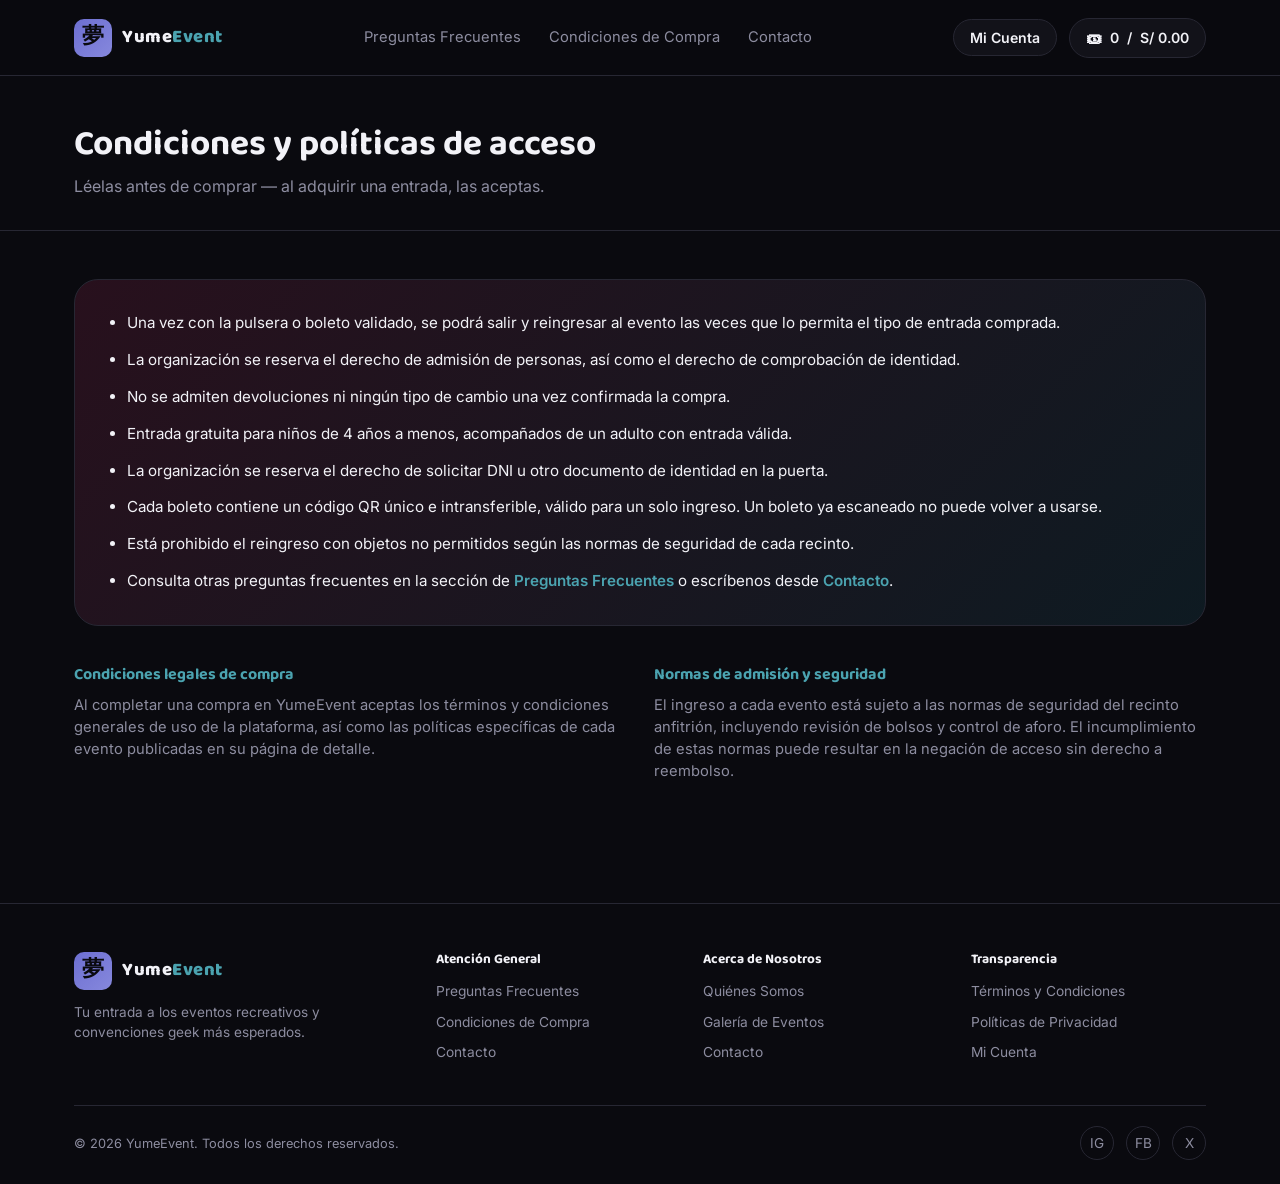
<file: ecommerce-frontend/condiciones.html>
<!DOCTYPE html>
<html lang="es">
<head>
<meta charset="UTF-8">
<meta name="viewport" content="width=device-width, initial-scale=1">
<title>Condiciones de Compra — YumeEvent</title>
<link rel="stylesheet" href="assets/css/styles.css">
</head>
<body>

<div id="site-header"></div>

<main>
  <section class="page-hero">
    <div class="container">
      <h1>Condiciones y políticas de acceso</h1>
      <p>Léelas antes de comprar — al adquirir una entrada, las aceptas.</p>
    </div>
  </section>

  <section class="conditions-section">
    <div class="container">
      <div class="conditions-panel">
        <ul>
          <li>Una vez con la pulsera o boleto validado, se podrá salir y reingresar al evento las veces que lo permita el tipo de entrada comprada.</li>
          <li>La organización se reserva el derecho de admisión de personas, así como el derecho de comprobación de identidad.</li>
          <li>No se admiten devoluciones ni ningún tipo de cambio una vez confirmada la compra.</li>
          <li>Entrada gratuita para niños de 4 años a menos, acompañados de un adulto con entrada válida.</li>
          <li>La organización se reserva el derecho de solicitar DNI u otro documento de identidad en la puerta.</li>
          <li>Cada boleto contiene un código QR único e intransferible, válido para un solo ingreso. Un boleto ya escaneado no puede volver a usarse.</li>
          <li>Está prohibido el reingreso con objetos no permitidos según las normas de seguridad de cada recinto.</li>
          <li>Consulta otras preguntas frecuentes en la sección de <a href="faq.html">Preguntas Frecuentes</a> o escríbenos desde <a href="contacto.html">Contacto</a>.</li>
        </ul>
      </div>

      <div class="conditions-grid">
        <div class="info-block">
          <h3>Condiciones legales de compra</h3>
          <p>Al completar una compra en YumeEvent aceptas los términos y condiciones generales de uso de la plataforma, así como las políticas específicas de cada evento publicadas en su página de detalle.</p>
        </div>
        <div class="info-block">
          <h3>Normas de admisión y seguridad</h3>
          <p>El ingreso a cada evento está sujeto a las normas de seguridad del recinto anfitrión, incluyendo revisión de bolsos y control de aforo. El incumplimiento de estas normas puede resultar en la negación de acceso sin derecho a reembolso.</p>
        </div>
      </div>
    </div>
  </section>
</main>

<div id="site-footer"></div>

<script src="assets/js/api.js"></script>
<script src="assets/js/ui.js"></script>
<script>
  document.addEventListener('DOMContentLoaded', initLayout);
</script>
</body>
</html>
</file>
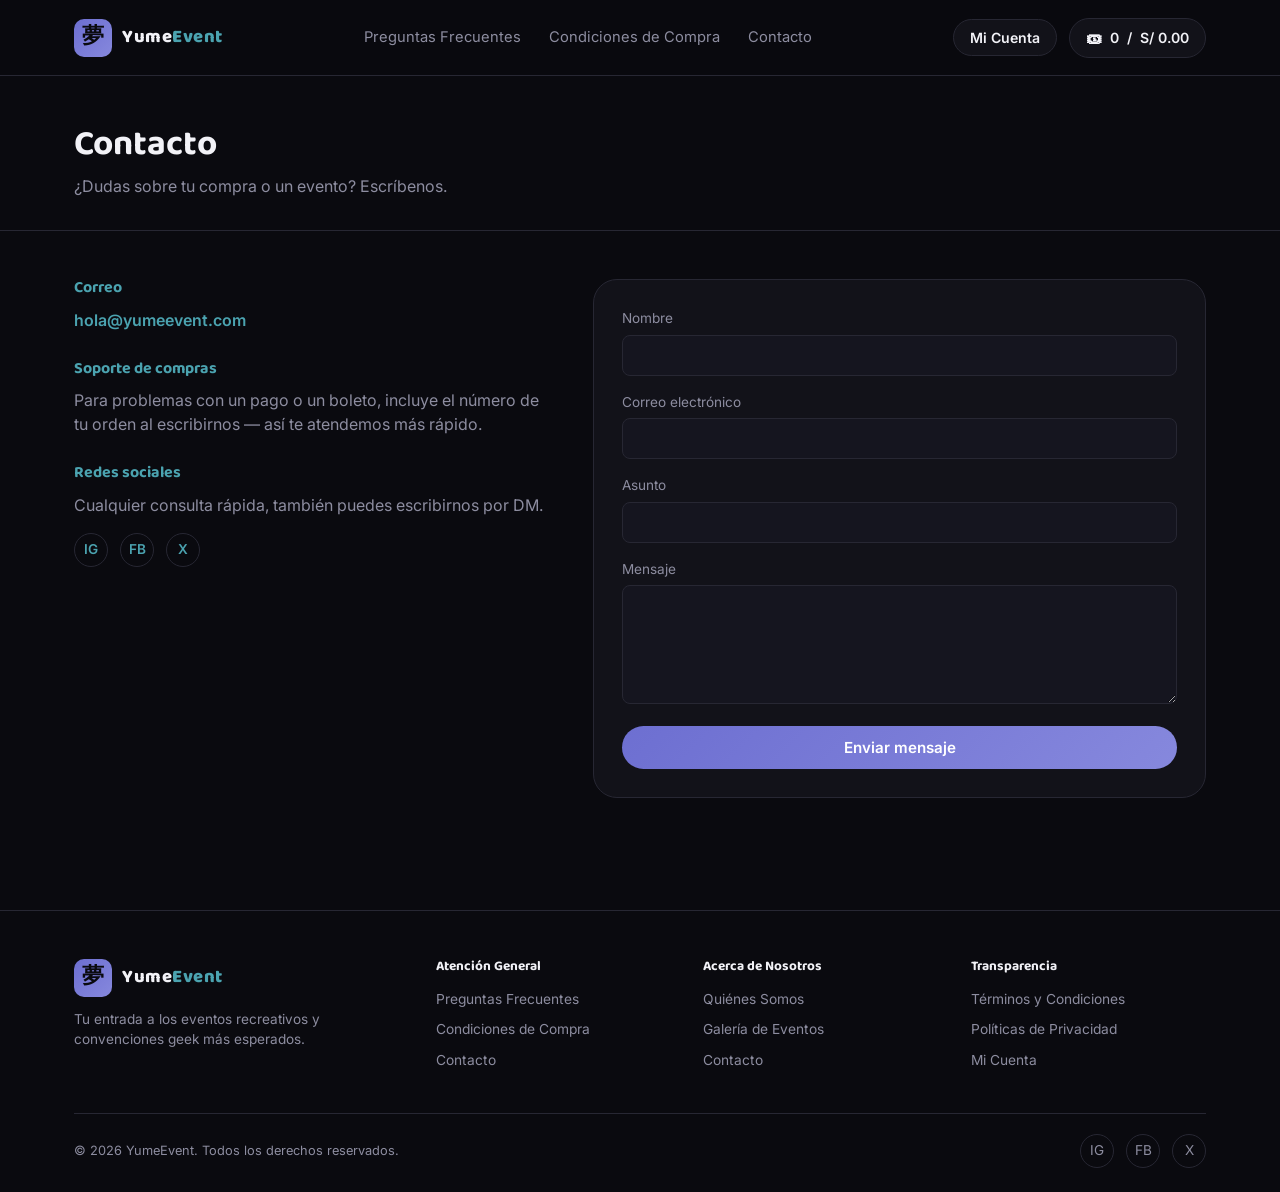
<file: ecommerce-frontend/contacto.html>
<!DOCTYPE html>
<html lang="es">
<head>
<meta charset="UTF-8">
<meta name="viewport" content="width=device-width, initial-scale=1">
<title>Contacto — YumeEvent</title>
<link rel="stylesheet" href="assets/css/styles.css">
</head>
<body>

<div id="site-header"></div>

<main>
  <section class="page-hero">
    <div class="container">
      <h1>Contacto</h1>
      <p>¿Dudas sobre tu compra o un evento? Escríbenos.</p>
    </div>
  </section>

  <section class="contact-section">
    <div class="container contact-grid">

      <div class="contact-info">
        <div class="info-block">
          <h3>Correo</h3>
          <p><a href="mailto:hola@yumeevent.com">hola@yumeevent.com</a></p>
        </div>
        <div class="info-block">
          <h3>Soporte de compras</h3>
          <p>Para problemas con un pago o un boleto, incluye el número de tu orden al escribirnos — así te atendemos más rápido.</p>
        </div>
        <div class="info-block">
          <h3>Redes sociales</h3>
          <p>Cualquier consulta rápida, también puedes escribirnos por DM.</p>
          <div class="social-links" style="margin-top:8px;">
            <a href="#" aria-label="Instagram">IG</a>
            <a href="#" aria-label="Facebook">FB</a>
            <a href="#" aria-label="Twitter">X</a>
          </div>
        </div>
      </div>

      <form class="contact-form" id="contact-form">
        <div class="form-error" id="contact-error"></div>
        <div class="field">
          <label for="contact-nombre">Nombre</label>
          <input type="text" id="contact-nombre" required>
        </div>
        <div class="field">
          <label for="contact-email">Correo electrónico</label>
          <input type="email" id="contact-email" required>
        </div>
        <div class="field">
          <label for="contact-asunto">Asunto</label>
          <input type="text" id="contact-asunto" required>
        </div>
        <div class="field">
          <label for="contact-mensaje">Mensaje</label>
          <textarea id="contact-mensaje" rows="5" required></textarea>
        </div>
        <button type="submit" class="btn btn-primary btn-block">Enviar mensaje</button>
      </form>

    </div>
  </section>
</main>

<div id="site-footer"></div>

<script src="assets/js/api.js"></script>
<script src="assets/js/ui.js"></script>
<script>
  document.addEventListener('DOMContentLoaded', async () => {
    await initLayout();
    document.getElementById('contact-form').addEventListener('submit', (e) => {
      e.preventDefault();
      const nombre = document.getElementById('contact-nombre').value;
      const email = document.getElementById('contact-email').value;
      const asunto = document.getElementById('contact-asunto').value;
      const mensaje = document.getElementById('contact-mensaje').value;

      const cuerpo = encodeURIComponent(`Nombre: ${nombre}\nCorreo: ${email}\n\n${mensaje}`);
      window.location.href = `mailto:hola@yumeevent.com?subject=${encodeURIComponent(asunto)}&body=${cuerpo}`;
      showToast('Abriendo tu cliente de correo...');
    });
  });
</script>
</body>
</html>
</file>
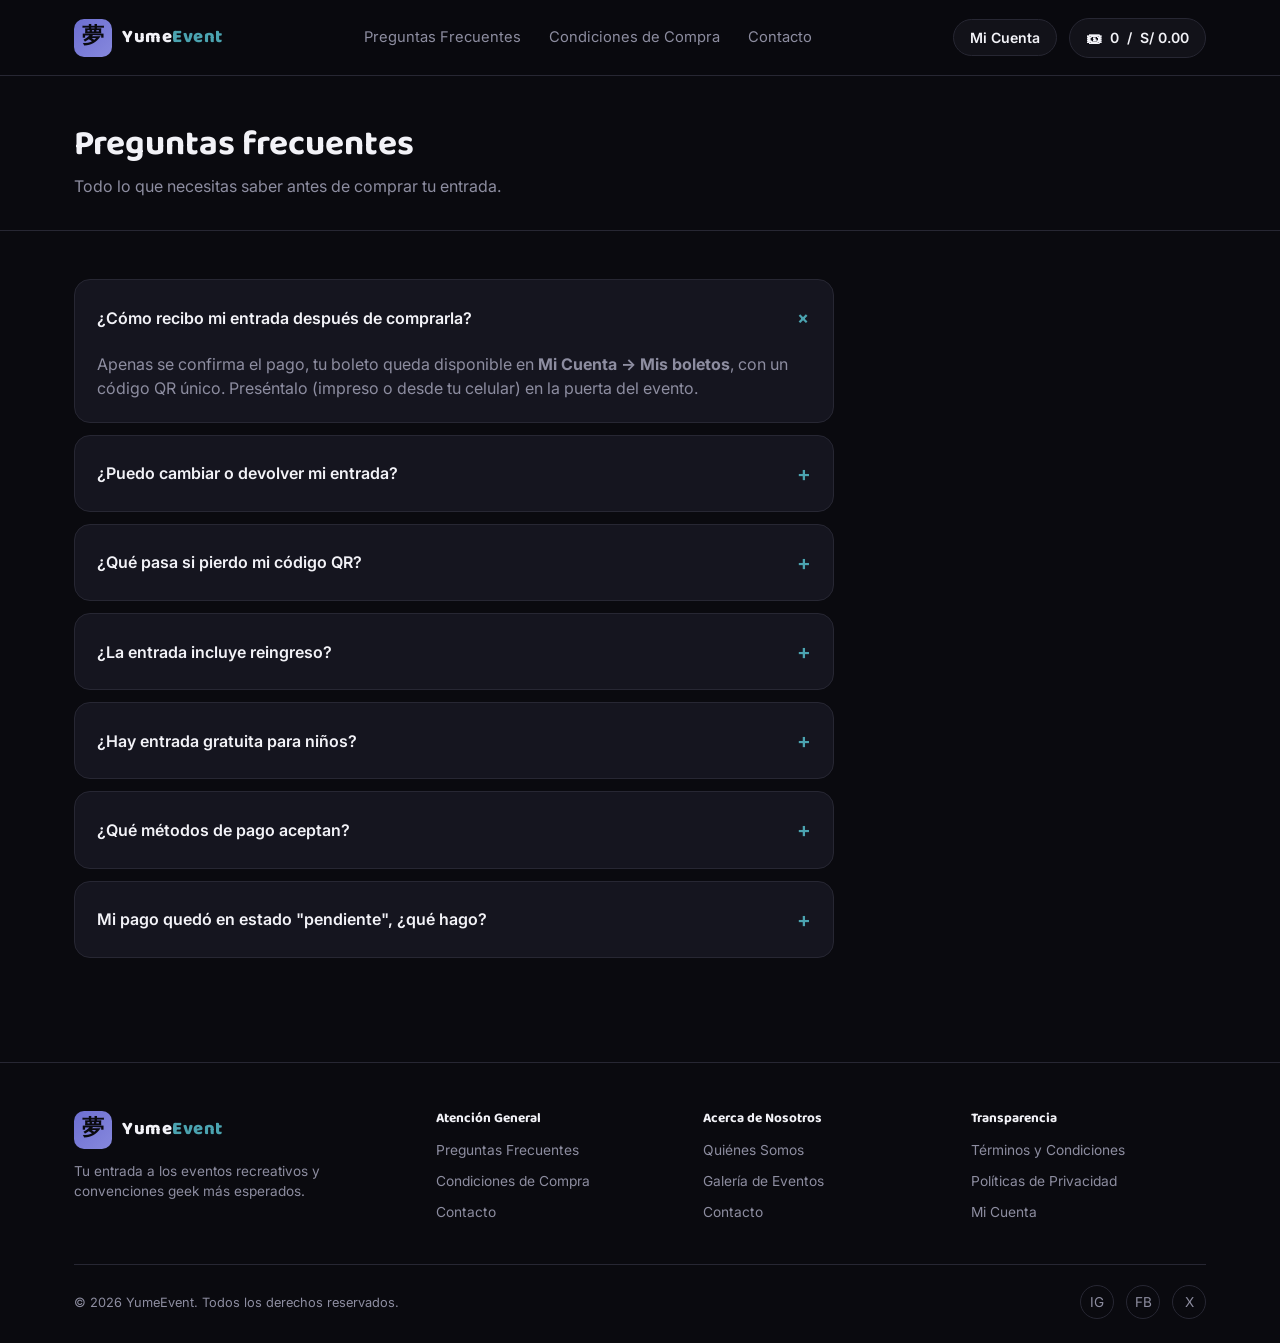
<file: ecommerce-frontend/faq.html>
<!DOCTYPE html>
<html lang="es">
<head>
<meta charset="UTF-8">
<meta name="viewport" content="width=device-width, initial-scale=1">
<title>Preguntas Frecuentes — YumeEvent</title>
<link rel="stylesheet" href="assets/css/styles.css">
</head>
<body>

<div id="site-header"></div>

<main>
  <section class="page-hero">
    <div class="container">
      <h1>Preguntas frecuentes</h1>
      <p>Todo lo que necesitas saber antes de comprar tu entrada.</p>
    </div>
  </section>

  <section class="faq-section">
    <div class="container">
      <div class="faq-list" id="faq-list">

        <details class="faq-item" open>
          <summary>¿Cómo recibo mi entrada después de comprarla?</summary>
          <p>Apenas se confirma el pago, tu boleto queda disponible en <strong>Mi Cuenta → Mis boletos</strong>, con un código QR único. Preséntalo (impreso o desde tu celular) en la puerta del evento.</p>
        </details>

        <details class="faq-item">
          <summary>¿Puedo cambiar o devolver mi entrada?</summary>
          <p>No se aceptan devoluciones ni cambios una vez confirmada la compra, salvo cancelación oficial del evento por parte del organizador.</p>
        </details>

        <details class="faq-item">
          <summary>¿Qué pasa si pierdo mi código QR?</summary>
          <p>Vuelve a entrar a <strong>Mi Cuenta → Mis boletos</strong>: el código sigue disponible ahí mientras tu boleto no haya sido usado. No se reenvían boletos por redes sociales ni correo manual.</p>
        </details>

        <details class="faq-item">
          <summary>¿La entrada incluye reingreso?</summary>
          <p>Depende del evento y la zona comprada — revisa la descripción de cada entrada o las condiciones de compra del evento específico.</p>
        </details>

        <details class="faq-item">
          <summary>¿Hay entrada gratuita para niños?</summary>
          <p>Sí, los niños de 4 años a menos no pagan entrada, siempre acompañados de un adulto con su boleto válido.</p>
        </details>

        <details class="faq-item">
          <summary>¿Qué métodos de pago aceptan?</summary>
          <p>Tarjetas de crédito y débito (Visa, Mastercard, American Express), además de Yape y Plin.</p>
        </details>

        <details class="faq-item">
          <summary>Mi pago quedó en estado "pendiente", ¿qué hago?</summary>
          <p>Algunos métodos de pago demoran unos minutos en confirmarse. Si después de un rato sigue pendiente, escríbenos desde la página de <a href="contacto.html">Contacto</a>.</p>
        </details>

      </div>
    </div>
  </section>
</main>

<div id="site-footer"></div>

<script src="assets/js/api.js"></script>
<script src="assets/js/ui.js"></script>
<script>
  document.addEventListener('DOMContentLoaded', initLayout);
</script>
</body>
</html>
</file>
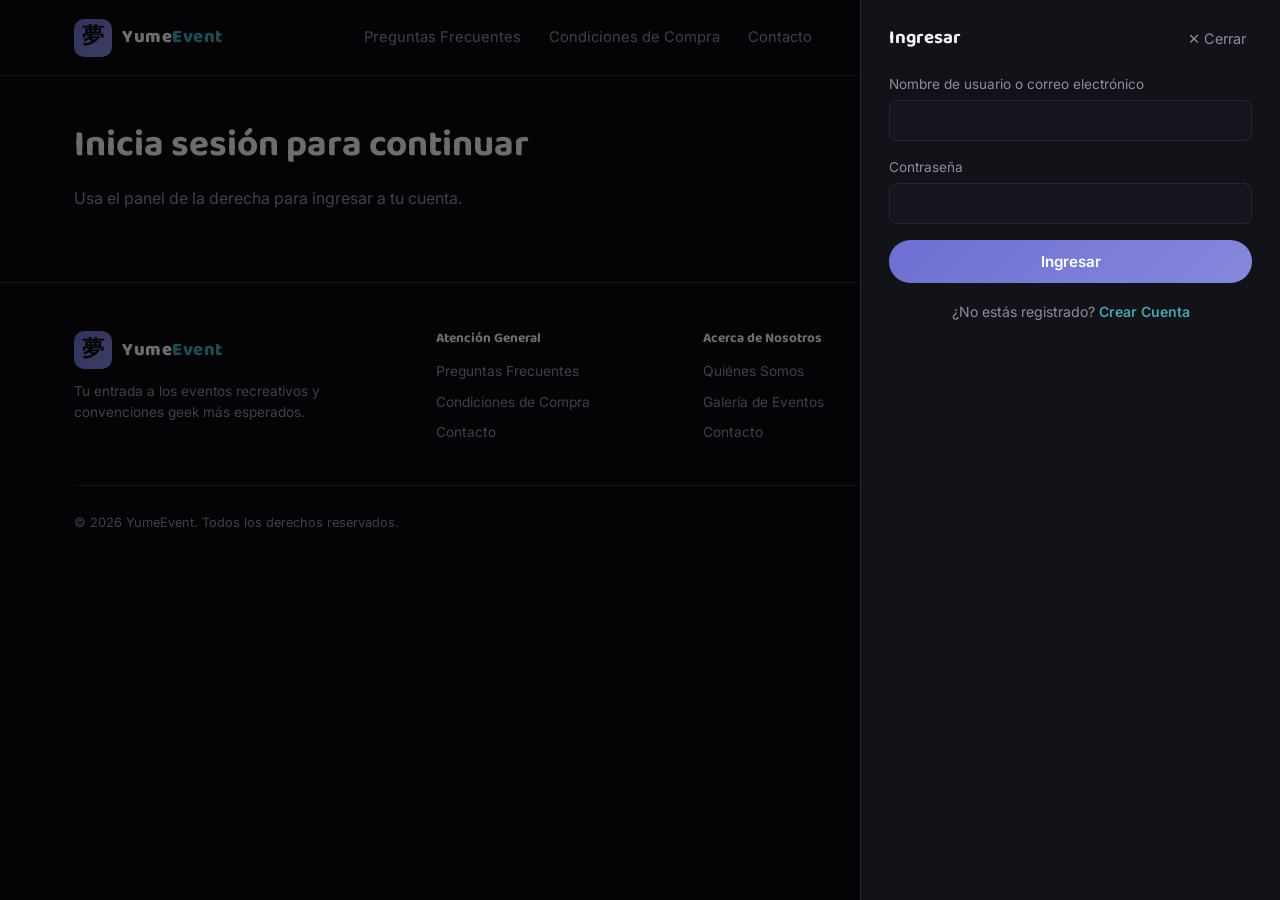
<file: ecommerce-frontend/login.html>
<!DOCTYPE html>
<html lang="es">
<head>
<meta charset="UTF-8">
<meta name="viewport" content="width=device-width, initial-scale=1">
<title>Ingresar — YumeEvent</title>
<link rel="stylesheet" href="assets/css/styles.css">
</head>
<body>
<div id="site-header"></div>

<main>
  <section class="hero">
    <div class="container">
      <div class="hero-heading">
        <h1>Inicia sesión para continuar</h1>
      </div>
      <p>Usa el panel de la derecha para ingresar a tu cuenta.</p>
    </div>
  </section>
</main>

<div id="site-footer"></div>

<script src="assets/js/api.js"></script>
<script src="assets/js/ui.js"></script>
<script>
  document.addEventListener('DOMContentLoaded', async () => {
    await initLayout();
    openLoginDrawer();
  });
</script>
</body>
</html>
</file>
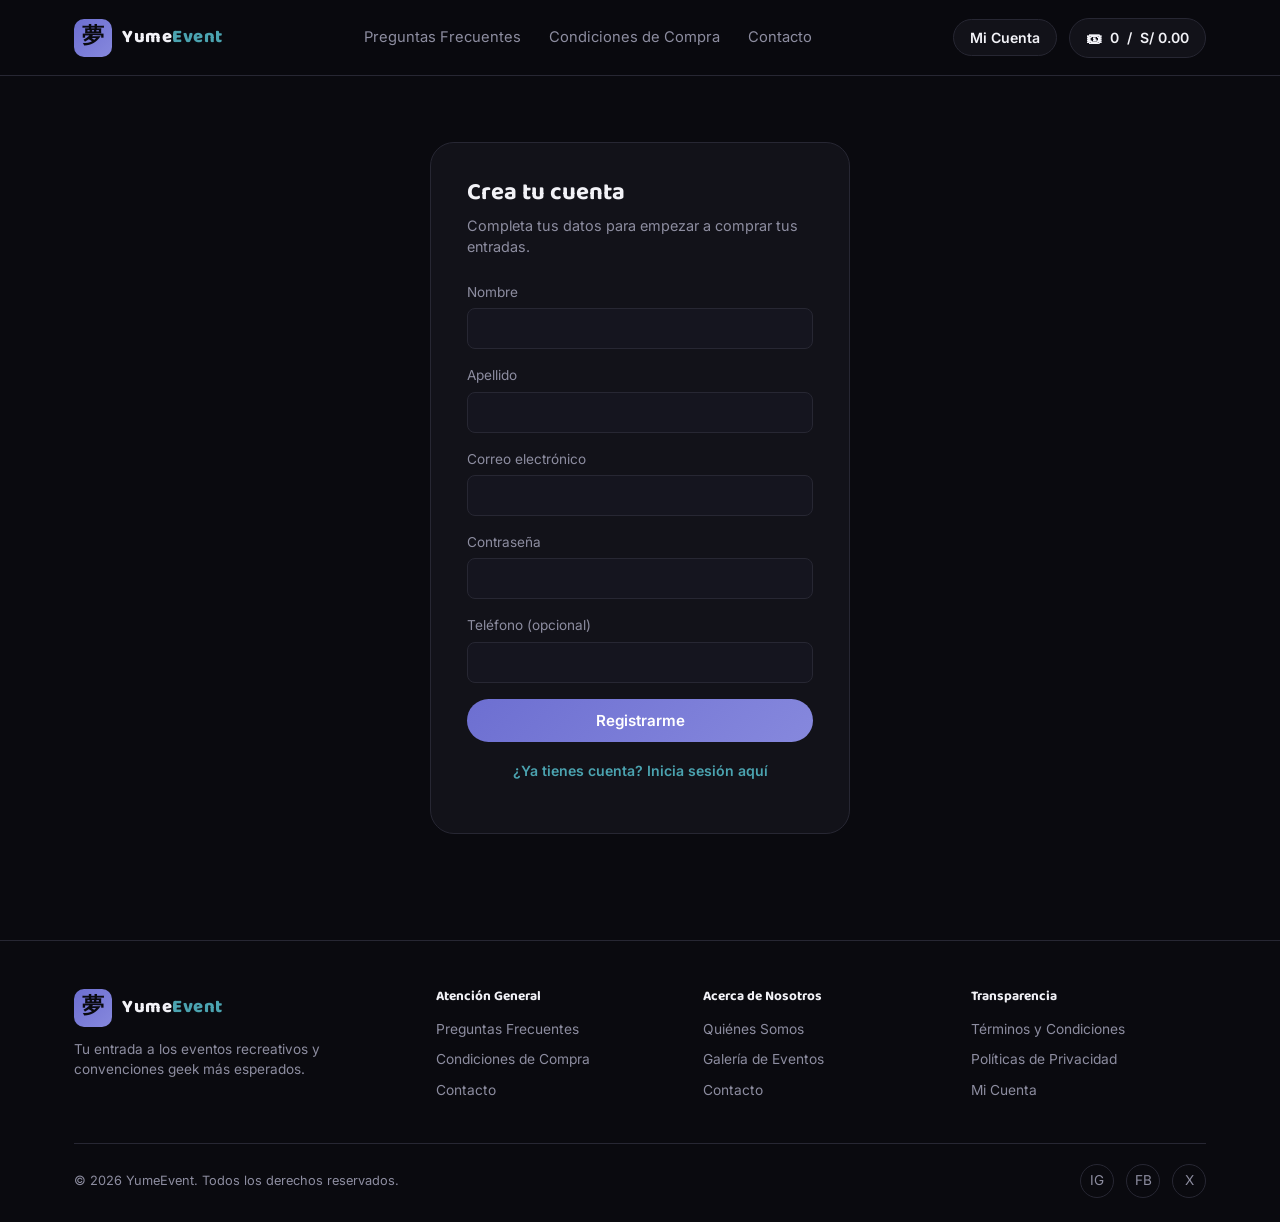
<file: ecommerce-frontend/register.html>
<!DOCTYPE html>
<html lang="es">
<head>
<meta charset="UTF-8">
<meta name="viewport" content="width=device-width, initial-scale=1">
<title>Crear cuenta — YumeEvent</title>
<link rel="stylesheet" href="assets/css/styles.css">
</head>
<body>

<div id="site-header"></div>

<main class="auth-page">
  <div class="auth-card">
    <h1 id="auth-title">Crea tu cuenta</h1>
    <p class="subtitle" id="auth-subtitle">Completa tus datos para empezar a comprar tus entradas.</p>

    <div class="form-error" id="auth-error"></div>

    <form id="auth-form">
      <div id="extra-fields">
        <div class="field">
          <label for="auth-nombre">Nombre</label>
          <input type="text" id="auth-nombre" class="register-only" required>
        </div>
        <div class="field">
          <label for="auth-apellido">Apellido</label>
          <input type="text" id="auth-apellido" class="register-only" required>
        </div>
      </div>

      <div class="field">
        <label for="auth-email">Correo electrónico</label>
        <input type="email" id="auth-email" required autocomplete="username">
      </div>

      <div class="field">
        <label for="auth-password">Contraseña</label>
        <input type="password" id="auth-password" required minlength="6" autocomplete="current-password">
      </div>

      <div class="field" id="telefono-field">
        <label for="auth-telefono">Teléfono (opcional)</label>
        <input type="text" id="auth-telefono" autocomplete="tel">
      </div>

      <button type="submit" class="btn btn-primary btn-block" id="submit-btn">Registrarme</button>
    </form>

    <p class="drawer-switch">
      <a href="#" id="toggle-link">¿Ya tienes cuenta? Inicia sesión aquí</a>
    </p>
  </div>
</main>

<div id="site-footer"></div>

<script src="assets/js/api.js"></script>
<script src="assets/js/ui.js"></script>
<script src="assets/js/auth-page.js"></script>
</body>
</html>
</file>
<file: ecommerce-frontend/assets/css/styles.css>
@import url('https://fonts.googleapis.com/css2?family=Baloo+2:wght@500;700;800&family=Inter:wght@400;500;600;700&display=swap');

:root {
  /* color */
  --bg: #0a0a0f;
  --bg-elevated: #121219;
  --bg-card: #15151f;
  --border: #272733;
  --text: #f2f2f7;
  --text-muted: #8d8da0;
  --accent-magenta: #c2648a;
  --accent-violet: #6d6fd1;
  --accent-cyan: #4ba3b0;
  --accent-gradient: linear-gradient(135deg, #6d6fd1, #8688dd);
  --success: #3ecf8e;
  --danger: #ff5d6a;

  /* tipografia */
  --font-display: 'Baloo 2', system-ui, sans-serif;
  --font-body: 'Inter', system-ui, sans-serif;

  /* layout */
  --radius-sm: 8px;
  --radius-md: 16px;
  --radius-lg: 24px;
  --max-width: 1180px;
  --header-h: 76px;
}

* { box-sizing: border-box; }

html { scroll-behavior: smooth; }

body {
  margin: 0;
  background: var(--bg);
  color: var(--text);
  font-family: var(--font-body);
  line-height: 1.5;
  -webkit-font-smoothing: antialiased;
}

h1, h2, h3, h4, .font-display {
  font-family: var(--font-display);
  font-weight: 700;
  line-height: 1.15;
  margin: 0;
}

p { margin: 0 0 1rem; color: var(--text-muted); }
a { color: inherit; text-decoration: none; }
button { font-family: var(--font-body); cursor: pointer; }
:focus-visible { outline: 2px solid var(--accent-cyan); outline-offset: 2px; }

.container { max-width: var(--max-width); margin: 0 auto; padding: 0 24px; }

.btn {
  display: inline-flex; align-items: center; justify-content: center;
  gap: 8px; border: none; border-radius: 999px;
  padding: 12px 24px; font-weight: 600; font-size: 0.95rem;
  transition: transform .15s ease, opacity .15s ease;
}
.btn:active { transform: scale(0.97); }
.btn-primary { background: var(--accent-gradient); color: #fff; }
.btn-primary:hover { opacity: 0.92; }
.btn-ghost { background: transparent; color: var(--text); border: 1px solid var(--border); }
.btn-ghost:hover { border-color: var(--accent-violet); }
.btn-block { width: 100%; }
.btn:disabled { opacity: 0.4; cursor: not-allowed; }

/* ---------------- Header ---------------- */
.site-header {
  position: sticky; top: 0; z-index: 40;
  height: var(--header-h);
  display: flex; align-items: center;
  background: rgba(10,10,15,0.85);
  backdrop-filter: blur(10px);
  border-bottom: 1px solid var(--border);
}
.header-inner {
  width: 100%; max-width: var(--max-width); margin: 0 auto;
  padding: 0 24px;
  display: flex; align-items: center; justify-content: space-between; gap: 24px;
}
.brand { display: flex; align-items: center; gap: 10px; }
.brand-mark {
  font-family: var(--font-display); font-size: 1.4rem; font-weight: 800;
  width: 38px; height: 38px; border-radius: 10px;
  display: flex; align-items: center; justify-content: center;
  background: var(--accent-gradient); color: #0a0a0f;
}
.brand-name {
  font-family: var(--font-display); font-weight: 800; font-size: 1.15rem;
  letter-spacing: 0.5px;
}
.brand-name span { color: var(--accent-cyan); }

.main-nav { display: flex; gap: 28px; }
.main-nav a { font-size: 0.92rem; color: var(--text-muted); transition: color .15s; }
.main-nav a:hover { color: var(--text); }

.header-actions { display: flex; align-items: center; gap: 12px; position: relative; }
.account-btn, .cart-btn {
  display: flex; align-items: center; gap: 8px;
  background: var(--bg-elevated); border: 1px solid var(--border);
  color: var(--text); border-radius: 999px; padding: 9px 16px;
  font-size: 0.88rem; font-weight: 600;
}
.account-btn:hover, .cart-btn:hover { border-color: var(--accent-violet); }
.cart-icon { font-size: 1rem; }

.account-menu {
  position: absolute; top: calc(100% + 10px); right: 120px;
  background: var(--bg-card); border: 1px solid var(--border);
  border-radius: var(--radius-sm); min-width: 160px;
  box-shadow: 0 12px 28px rgba(0,0,0,0.4);
  display: none; overflow: hidden; z-index: 50;
}
.account-menu.open { display: block; }
.account-menu a, .account-menu button {
  display: block; width: 100%; text-align: left; background: none; border: none;
  color: var(--text); padding: 12px 16px; font-size: 0.88rem;
}
.account-menu a:hover, .account-menu button:hover { background: var(--bg-elevated); }

.mobile-nav-toggle { display: none; }

@media (max-width: 860px) {
  .main-nav { display: none; }
}

/* ---------------- Drawer de login ---------------- */
.drawer-overlay {
  position: fixed; inset: 0; background: rgba(0,0,0,0.55);
  opacity: 0; pointer-events: none; transition: opacity .25s ease;
  z-index: 60;
}
.drawer-overlay.open { opacity: 1; pointer-events: auto; }

.drawer {
  position: fixed; top: 0; right: 0; height: 100%; width: min(420px, 92vw);
  background: var(--bg-elevated); border-left: 1px solid var(--border);
  transform: translateX(100%); transition: transform .3s ease;
  z-index: 61; padding: 28px 28px 40px; overflow-y: auto;
}
.drawer.open { transform: translateX(0); }

.drawer-head { display: flex; justify-content: space-between; align-items: center; margin-bottom: 24px; }
.drawer-close { background: none; border: none; color: var(--text-muted); font-size: 0.9rem; }
.drawer-close:hover { color: var(--text); }

.field { margin-bottom: 16px; }
.field label { display: block; font-size: 0.85rem; color: var(--text-muted); margin-bottom: 6px; }
.field input {
  width: 100%; padding: 11px 14px; border-radius: var(--radius-sm);
  border: 1px solid var(--border); background: var(--bg-card); color: var(--text);
  font-size: 0.95rem;
}
.field input:focus { border-color: var(--accent-violet); outline: none; }

.form-error {
  background: rgba(255,93,106,0.12); border: 1px solid var(--danger);
  color: #ffb3ba; padding: 10px 14px; border-radius: var(--radius-sm);
  font-size: 0.85rem; margin-bottom: 16px; display: none;
}
.form-error.show { display: block; }

.drawer-switch { text-align: center; margin-top: 18px; font-size: 0.88rem; color: var(--text-muted); }
.drawer-switch a { color: var(--accent-cyan); font-weight: 600; }

/* ---------------- Hero / carrusel ---------------- */
.hero { padding: 48px 0 16px; }
.hero-heading { display: flex; justify-content: space-between; align-items: flex-end; margin-bottom: 20px; }
.hero-heading h1 { font-size: clamp(1.6rem, 3vw, 2.3rem); }
.carousel-arrows { display: flex; gap: 8px; }
.carousel-arrow {
  width: 40px; height: 40px; border-radius: 50%;
  background: var(--bg-elevated); border: 1px solid var(--border); color: var(--text);
  font-size: 1.1rem; display: flex; align-items: center; justify-content: center;
}
.carousel-arrow:hover { border-color: var(--accent-violet); }

.hero-track {
  display: flex; gap: 20px; overflow-x: auto; scroll-snap-type: x mandatory;
  padding-bottom: 8px; scrollbar-width: none;
}
.hero-track::-webkit-scrollbar { display: none; }

.hero-card {
  flex: 0 0 min(340px, 82vw); scroll-snap-align: start;
  background: linear-gradient(160deg, var(--bg-card), var(--bg-elevated));
  border: 1px solid var(--border); border-radius: var(--radius-lg);
  padding: 28px; min-height: 220px; display: flex; flex-direction: column; justify-content: flex-end;
  position: relative; overflow: hidden;
}
.hero-card::before {
  content: ''; position: absolute; inset: 0;
  background: var(--accent-gradient); opacity: 0.08;
}
.hero-card-badge {
  align-self: flex-start; background: var(--accent-gradient); color: #0a0a0f;
  font-weight: 700; font-size: 0.78rem; padding: 5px 12px; border-radius: 999px;
  margin-bottom: 14px;
}
.hero-card h2 { font-size: 1.3rem; margin-bottom: 6px; }
.hero-card p { font-size: 0.85rem; margin: 0; }

/* ---------------- Grid de boletos (forma de ticket) ---------------- */
.tickets-section { padding: 56px 0; }
.tickets-section h2 { font-size: clamp(1.4rem, 2.6vw, 1.9rem); margin-bottom: 24px; }
.tickets-grid {
  display: grid; grid-template-columns: repeat(auto-fill, minmax(250px, 1fr)); gap: 22px;
}

.ticket-card {
  background: var(--bg-card); border: 1px solid var(--border);
  border-radius: var(--radius-md); overflow: hidden; position: relative;
  -webkit-mask:
    radial-gradient(circle 9px at 0 128px, transparent 9px, #000 9.5px),
    radial-gradient(circle 9px at 100% 128px, transparent 9px, #000 9.5px);
  mask:
    radial-gradient(circle 9px at 0 128px, transparent 9px, #000 9.5px),
    radial-gradient(circle 9px at 100% 128px, transparent 9px, #000 9.5px);
}
.ticket-card-top {
  padding: 24px 20px 28px; position: relative; overflow: hidden; color: #0a0a0f;
}
.ticket-card-top::before {
  content: ''; position: absolute; inset: 0; opacity: 0.9; z-index: 0;
}
.ticket-card-top > * { position: relative; z-index: 1; }
.ticket-evento {
  display: block; font-size: 0.72rem; text-transform: uppercase; letter-spacing: 0.06em;
  margin-bottom: 10px; font-weight: 700; opacity: 0.75;
}
.ticket-card-top h3 { font-size: 1.4rem; font-weight: 800; }

/* Paleta rotativa de banners — colores apagados, degradado leve
   (misma familia de tono, poca diferencia de luminosidad). */
.ticket-theme-0 .ticket-card-top::before { background: linear-gradient(135deg, #c9a05a, #b88e48); }
.ticket-theme-1 .ticket-card-top::before { background: linear-gradient(135deg, #6484c9, #5272b4); }
.ticket-theme-2 .ticket-card-top::before { background: linear-gradient(135deg, #bd7490, #a9607c); }
.ticket-theme-3 .ticket-card-top::before { background: linear-gradient(135deg, #58a98f, #48977d); }
.ticket-card-bottom {
  display: flex; align-items: center; justify-content: space-between;
  padding: 18px 20px; border-top: 1px dashed var(--border);
}
.ticket-price { font-family: var(--font-display); font-weight: 700; font-size: 1.15rem; }
.btn-add-cart {
  background: var(--accent-gradient); color: #0a0a0f; border: none;
  border-radius: 999px; padding: 9px 16px; font-weight: 700; font-size: 0.85rem;
}
.btn-add-cart:disabled { background: var(--border); color: var(--text-muted); }

/* ---------------- Secciones de información ---------------- */
.info-section { padding: 40px 0; border-top: 1px solid var(--border); }
.info-grid { display: grid; grid-template-columns: repeat(auto-fit, minmax(240px,1fr)); gap: 32px; }
.info-block h3 { font-size: 1rem; margin-bottom: 10px; color: var(--accent-cyan); }
.info-block ul { margin: 0; padding-left: 18px; color: var(--text-muted); font-size: 0.9rem; }
.info-block li { margin-bottom: 8px; }

/* ---------------- Footer ---------------- */
.site-footer { border-top: 1px solid var(--border); padding: 48px 0 24px; margin-top: 40px; }
.footer-grid { display: grid; grid-template-columns: 1.4fr repeat(3, 1fr); gap: 32px; margin-bottom: 32px; }
.footer-brand p { font-size: 0.85rem; max-width: 260px; }
.footer-col h4 { font-size: 0.85rem; color: var(--text); margin-bottom: 14px; }
.footer-col a { display: block; font-size: 0.86rem; color: var(--text-muted); margin-bottom: 10px; }
.footer-col a:hover { color: var(--accent-cyan); }
.footer-bottom {
  display: flex; justify-content: space-between; align-items: center;
  border-top: 1px solid var(--border); padding-top: 20px;
  font-size: 0.8rem; color: var(--text-muted); flex-wrap: wrap; gap: 12px;
}
.social-links { display: flex; gap: 12px; }
.social-links a {
  width: 34px; height: 34px; border-radius: 50%; border: 1px solid var(--border);
  display: flex; align-items: center; justify-content: center; font-size: 0.85rem;
}

@media (max-width: 760px) {
  .footer-grid { grid-template-columns: 1fr 1fr; }
}

/* ---------------- Carrito (carrito.html) ---------------- */
.cart-page { padding: 48px 24px 80px; }
.cart-page h1 { font-size: clamp(1.6rem, 3vw, 2.1rem); margin-bottom: 28px; }

.cart-layout { display: grid; grid-template-columns: 1fr 340px; gap: 32px; align-items: start; }
@media (max-width: 860px) { .cart-layout { grid-template-columns: 1fr; } }

.cart-items { display: flex; flex-direction: column; gap: 14px; }
.cart-empty {
  background: var(--bg-card); border: 1px solid var(--border); border-radius: var(--radius-md);
  padding: 48px 24px; text-align: center;
}
.cart-empty p { margin-bottom: 18px; }

.cart-item {
  display: grid; grid-template-columns: 1fr auto auto auto; align-items: center; gap: 20px;
  background: var(--bg-card); border: 1px solid var(--border); border-radius: var(--radius-md);
  padding: 18px 20px;
}
.cart-item-info h4 { font-size: 1.05rem; margin: 2px 0; }
.cart-item-price { font-size: 0.82rem; color: var(--text-muted); }

.cart-item-qty { display: flex; align-items: center; gap: 10px; }
.qty-btn {
  width: 30px; height: 30px; border-radius: 50%; border: 1px solid var(--border);
  background: var(--bg-elevated); color: var(--text); font-size: 1rem; line-height: 1;
}
.qty-btn:hover:not(:disabled) { border-color: var(--accent-violet); }
.qty-btn:disabled { opacity: 0.3; }
.qty-value { min-width: 20px; text-align: center; font-weight: 600; }

.cart-item-subtotal { font-family: var(--font-display); font-weight: 700; white-space: nowrap; }
.cart-item-remove { background: none; border: none; color: var(--text-muted); font-size: 1.1rem; }
.cart-item-remove:hover { color: var(--danger); }

@media (max-width: 560px) {
  .cart-item { grid-template-columns: 1fr; gap: 10px; }
}

/* Resumen */
.cart-summary {
  background: var(--bg-elevated); border: 1px solid var(--border); border-radius: var(--radius-lg);
  padding: 24px; position: sticky; top: calc(var(--header-h) + 20px);
}
.cart-summary h3 { margin-bottom: 18px; }
.summary-line { display: flex; justify-content: space-between; font-size: 0.92rem; margin-bottom: 10px; color: var(--text-muted); }
.summary-discount span { color: var(--success); }
.summary-total { font-size: 1.1rem; font-weight: 700; color: var(--text); border-top: 1px solid var(--border); padding-top: 12px; margin-top: 4px; }

.coupon-box { margin: 20px 0; }
.coupon-box label { display: block; font-size: 0.85rem; color: var(--text-muted); margin-bottom: 6px; }
.coupon-row { display: flex; gap: 8px; }
.coupon-row input {
  flex: 1; padding: 10px 12px; border-radius: var(--radius-sm); border: 1px solid var(--border);
  background: var(--bg-card); color: var(--text);
}
.coupon-feedback { font-size: 0.8rem; margin: 8px 0 0; min-height: 1em; }
.coupon-feedback.ok { color: var(--success); }
.coupon-feedback.error { color: var(--danger); }

.cart-summary .field { margin: 18px 0; }
.cart-summary select {
  width: 100%; padding: 10px 12px; border-radius: var(--radius-sm);
  border: 1px solid var(--border); background: var(--bg-card); color: var(--text);
}

/* ---------------- Pasarela de pago simulada ---------------- */
.pasarela-overlay {
  position: fixed; inset: 0; background: rgba(0,0,0,0.6);
  opacity: 0; pointer-events: none; transition: opacity .25s ease; z-index: 80;
}
.pasarela-overlay.open { opacity: 1; pointer-events: auto; }

.pasarela-modal {
  position: fixed; top: 50%; left: 50%; transform: translate(-50%, -48%) scale(0.97);
  width: min(420px, 92vw); max-height: 90vh; overflow-y: auto;
  background: var(--bg-elevated); border: 1px solid var(--border); border-radius: var(--radius-lg);
  padding: 28px; z-index: 81; opacity: 0; pointer-events: none; transition: all .2s ease;
}
.pasarela-modal.open { opacity: 1; pointer-events: auto; transform: translate(-50%, -50%) scale(1); }

.pasarela-head { display: flex; justify-content: space-between; align-items: center; margin-bottom: 6px; }
.pasarela-demo-note { font-size: 0.78rem; color: var(--text-muted); margin-bottom: 16px; }
.pasarela-total { font-size: 0.95rem; margin-bottom: 20px; }
.pasarela-total strong { font-family: var(--font-display); color: var(--text); }

.pasarela-step-procesando { text-align: center; }
#pasarela-step-procesando, #pasarela-step-exito, #pasarela-step-error {
  text-align: center; padding: 20px 0 8px;
}
.pasarela-spinner {
  width: 42px; height: 42px; margin: 0 auto 20px;
  border: 3px solid var(--border); border-top-color: var(--accent-violet);
  border-radius: 50%; animation: spin 0.8s linear infinite;
}
@keyframes spin { to { transform: rotate(360deg); } }

.pasarela-check {
  width: 56px; height: 56px; border-radius: 50%; margin: 0 auto 16px;
  display: flex; align-items: center; justify-content: center; font-size: 1.6rem;
  background: rgba(62,207,142,0.15); color: var(--success); border: 1px solid var(--success);
}
.pasarela-check-error { background: rgba(255,93,106,0.15); color: var(--danger); border-color: var(--danger); }
#pasarela-step-exito h3, #pasarela-step-error h3 { margin-bottom: 8px; }
#pasarela-step-exito p, #pasarela-step-error p { margin-bottom: 20px; }

/* ---------------- Dashboard (dashboard.html) ---------------- */
.dashboard-layout {
  display: grid; grid-template-columns: 240px 1fr; gap: 40px;
  padding: 48px 24px 80px;
}
.dashboard-sidebar h2 {
  font-size: 1.1rem; text-transform: uppercase; letter-spacing: 0.04em;
  padding-bottom: 16px; margin-bottom: 16px; border-bottom: 1px solid var(--border);
}
.dashboard-nav { display: flex; flex-direction: column; }
.dashboard-nav a {
  padding: 12px 14px; border-radius: var(--radius-sm); font-size: 0.92rem;
  color: var(--text-muted); font-weight: 600; margin-bottom: 4px;
}
.dashboard-nav a:hover { color: var(--text); background: var(--bg-elevated); }
.dashboard-nav a.active { color: var(--text); background: var(--bg-card); border: 1px solid var(--border); }
#sidebar-logout { color: var(--danger); }

.dashboard-main { min-width: 0; }
.dashboard-panel h3 { font-size: 1.3rem; margin-bottom: 6px; }
.dashboard-welcome { font-size: 1.05rem; color: var(--text); }
.dashboard-welcome a { color: var(--accent-cyan); font-weight: 600; }

.quick-links { display: grid; grid-template-columns: repeat(2, 1fr); gap: 18px; margin-top: 28px; }
@media (min-width: 640px) { .quick-links { grid-template-columns: repeat(4, 1fr); } }
.quick-link {
  background: var(--bg-card); border: 1px solid var(--border); border-radius: var(--radius-md);
  padding: 28px 16px; display: flex; flex-direction: column; align-items: center; gap: 10px;
  text-align: center; font-weight: 600; font-size: 0.9rem; transition: border-color .15s;
}
.quick-link:hover { border-color: var(--accent-violet); }
.quick-link-icon { font-size: 1.6rem; }

@media (max-width: 760px) {
  .dashboard-layout { grid-template-columns: 1fr; }
  .dashboard-nav { flex-direction: row; flex-wrap: wrap; }
}

/* Pedidos */
#pedidos-list { display: flex; flex-direction: column; gap: 14px; margin-top: 20px; }
.order-card { background: var(--bg-card); border: 1px solid var(--border); border-radius: var(--radius-md); padding: 18px 20px; }
.order-card-head { display: flex; justify-content: space-between; align-items: center; font-weight: 700; margin-bottom: 10px; }
.order-card-body { display: flex; justify-content: space-between; color: var(--text-muted); font-size: 0.88rem; margin-bottom: 10px; }
.order-total { color: var(--text); font-weight: 700; font-family: var(--font-display); }
.order-items { margin: 0; padding-left: 18px; font-size: 0.85rem; color: var(--text-muted); }

.status-badge { padding: 4px 12px; border-radius: 999px; font-size: 0.75rem; font-weight: 700; }
.status-completado, .status-boleto-valido { background: rgba(62,207,142,0.15); color: var(--success); }
.status-pendiente { background: rgba(255,200,87,0.15); color: #ffc857; }
.status-cancelado, .status-boleto-anulado { background: rgba(255,93,106,0.15); color: var(--danger); }
.status-boleto-usado { background: rgba(141,141,160,0.18); color: var(--text-muted); }

/* Entradas */
#entradas-grid { display: grid; grid-template-columns: repeat(auto-fill, minmax(220px,1fr)); gap: 20px; margin-top: 20px; }
.boleto-card { background: var(--bg-card); border: 1px solid var(--border); border-radius: var(--radius-md); overflow: hidden; }
.boleto-qr-wrap { aspect-ratio: 1; display: flex; align-items: center; justify-content: center; background: #fff; }
.boleto-qr-wrap img { width: 100%; height: 100%; object-fit: contain; }
.boleto-qr-loading { color: #888; font-size: 0.8rem; }
.boleto-info { padding: 14px 16px; display: flex; flex-direction: column; gap: 8px; }
.boleto-codigo { font-size: 0.72rem; color: var(--text-muted); word-break: break-all; }

/* Formulario de perfil */
.perfil-form { margin-top: 24px; max-width: 480px; }
.form-row { display: grid; grid-template-columns: 1fr 1fr; gap: 16px; }
.form-subheading { font-size: 0.9rem; color: var(--text-muted); margin: 24px 0 8px; font-weight: 600; }
.form-success {
  background: rgba(62,207,142,0.12); border: 1px solid var(--success); color: #9df0c6;
  padding: 10px 14px; border-radius: var(--radius-sm); font-size: 0.85rem; margin-bottom: 16px; display: none;
}
.form-success.show { display: block; }

/* ---------------- Página de autenticación (register.html) ---------------- */
.auth-page { min-height: calc(100vh - var(--header-h)); display: flex; align-items: center; justify-content: center; padding: 40px 20px; }
.auth-card {
  width: 100%; max-width: 420px; background: var(--bg-elevated);
  border: 1px solid var(--border); border-radius: var(--radius-lg); padding: 36px;
}
.auth-card h1 { font-size: 1.5rem; margin-bottom: 8px; }
.auth-card .subtitle { font-size: 0.9rem; margin-bottom: 24px; }

/* ---------------- Hero de páginas internas (FAQ/Condiciones/Contacto) ---------------- */
.page-hero { padding: 48px 0 32px; border-bottom: 1px solid var(--border); }
.page-hero h1 { font-size: clamp(1.6rem, 3vw, 2.2rem); margin-bottom: 10px; }
.page-hero p { margin: 0; }

/* ---------------- FAQ (acordeón nativo <details>) ---------------- */
.faq-section { padding: 48px 0 64px; }
.faq-list { display: flex; flex-direction: column; gap: 12px; max-width: 760px; }
.faq-item {
  background: var(--bg-card); border: 1px solid var(--border);
  border-radius: var(--radius-md); padding: 4px 22px;
}
.faq-item summary {
  padding: 18px 0; font-weight: 600; cursor: pointer;
  list-style: none; display: flex; align-items: center; justify-content: space-between;
}
.faq-item summary::-webkit-details-marker { display: none; }
.faq-item summary::after {
  content: '+'; font-size: 1.3rem; color: var(--accent-cyan);
  margin-left: 16px; transition: transform .2s ease;
}
.faq-item[open] summary::after { transform: rotate(45deg); }
.faq-item p { padding-bottom: 18px; margin: 0; }

/* ---------------- Condiciones de compra ---------------- */
.conditions-section { padding: 48px 0 64px; }
.conditions-panel {
  background: linear-gradient(135deg, rgba(255,61,129,0.12), rgba(61,220,255,0.08));
  border: 1px solid var(--border); border-radius: var(--radius-lg);
  padding: 32px; margin-bottom: 40px;
}
.conditions-panel ul { margin: 0; padding-left: 20px; }
.conditions-panel li { color: var(--text); margin-bottom: 14px; font-size: 0.95rem; }
.conditions-panel li:last-child { margin-bottom: 0; }
.conditions-panel a { color: var(--accent-cyan); font-weight: 600; }
.conditions-grid { display: grid; grid-template-columns: repeat(auto-fit, minmax(260px,1fr)); gap: 28px; }
.conditions-grid .info-block p { font-size: 0.92rem; }

/* ---------------- Contacto ---------------- */
.contact-section { padding: 48px 0 72px; }
.contact-grid { display: grid; grid-template-columns: 1fr 1.3fr; gap: 48px; align-items: start; }
.contact-info .info-block { margin-bottom: 28px; }
.contact-info a { color: var(--accent-cyan); font-weight: 600; }
.contact-form {
  background: var(--bg-elevated); border: 1px solid var(--border);
  border-radius: var(--radius-lg); padding: 28px;
}
.field textarea {
  width: 100%; padding: 11px 14px; border-radius: var(--radius-sm);
  border: 1px solid var(--border); background: var(--bg-card); color: var(--text);
  font-size: 0.95rem; font-family: var(--font-body); resize: vertical;
}
.field textarea:focus { border-color: var(--accent-violet); outline: none; }

@media (max-width: 760px) {
  .contact-grid { grid-template-columns: 1fr; }
}

/* utilidades */
.toast {
  position: fixed; bottom: 24px; left: 50%; transform: translateX(-50%) translateY(20px);
  background: var(--bg-elevated); border: 1px solid var(--accent-violet);
  padding: 12px 20px; border-radius: 999px; font-size: 0.88rem;
  opacity: 0; pointer-events: none; transition: all .25s ease; z-index: 100;
}
.toast.show { opacity: 1; transform: translateX(-50%) translateY(0); }
</file>
